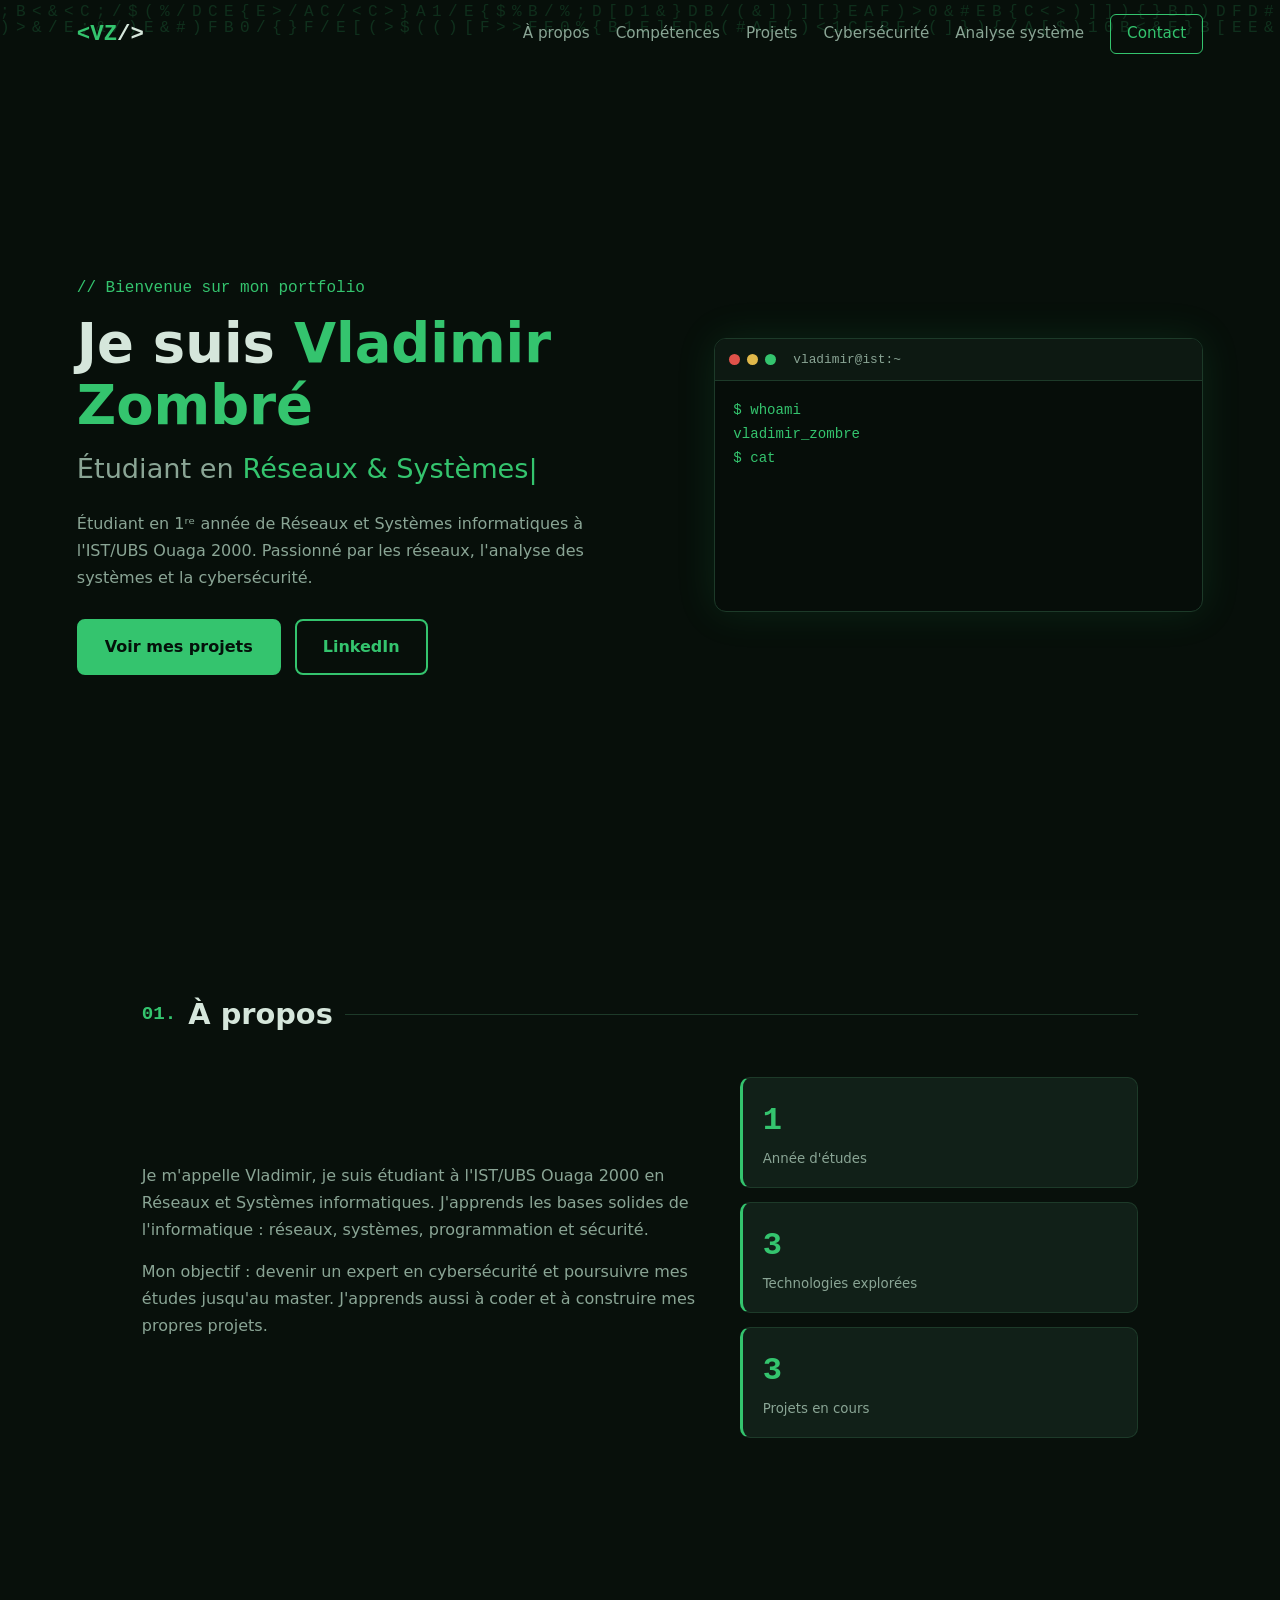
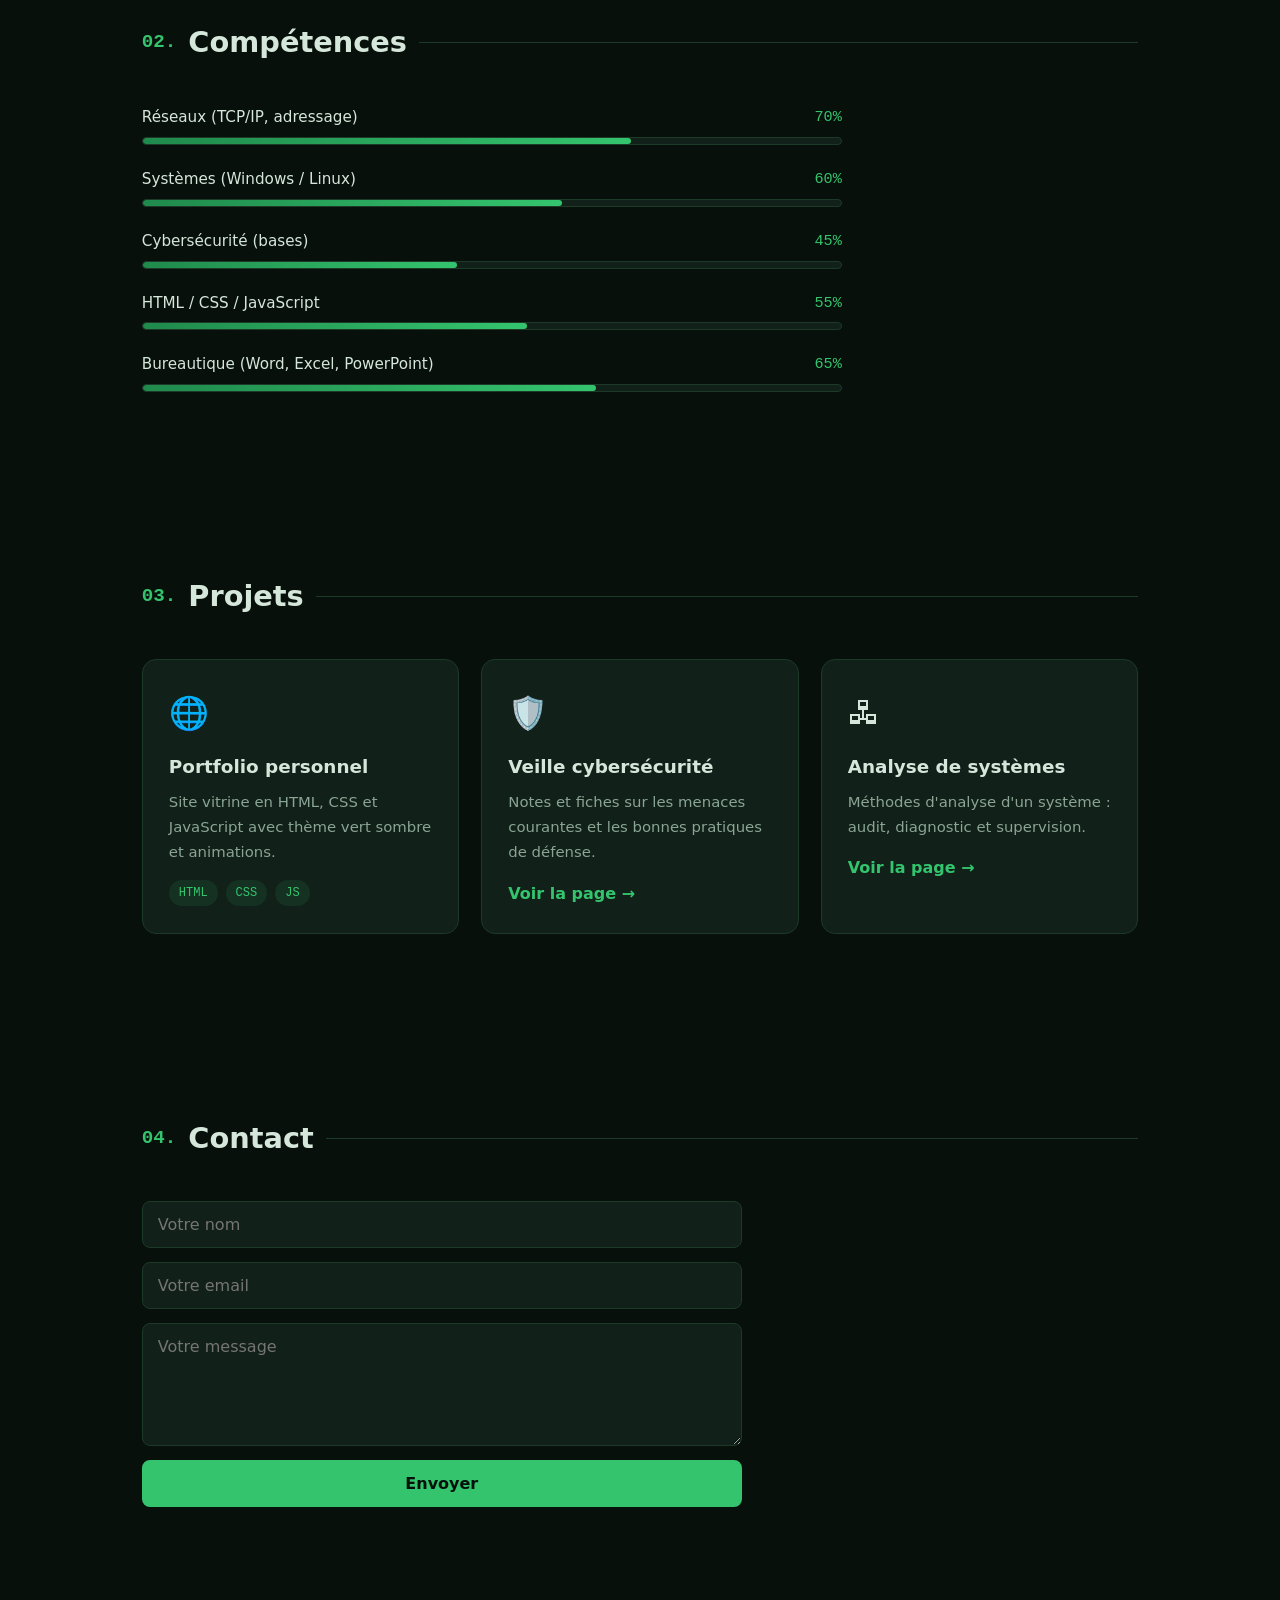
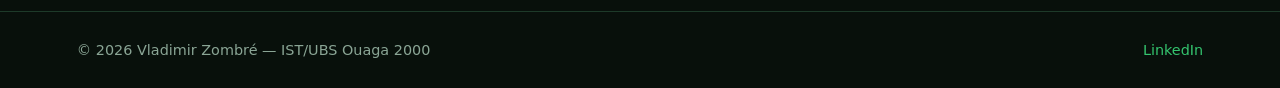
<file: index.html>
<!DOCTYPE html>
<html lang="fr">
<head>
  <meta charset="UTF-8">
  <meta name="viewport" content="width=device-width, initial-scale=1.0">
  <meta name="description" content="Portfolio de Vladimir Zombré, étudiant en Réseaux et Systèmes informatiques à l'IST/UBS Ouaga 2000.">
  <title>Vladimir Zombré | Portfolio</title>
  <link rel="stylesheet" href="style.css">
</head>
<body>
  <canvas id="matrix" aria-hidden="true"></canvas>

  <header class="navbar" id="navbar">
    <a href="index.html" class="logo">&lt;VZ<span>/&gt;</span></a>
    <button class="burger" id="burger" aria-label="Ouvrir le menu">☰</button>
    <nav id="menu">
      <a href="#apropos">À propos</a>
      <a href="#competences">Compétences</a>
      <a href="#projets">Projets</a>
      <a href="cybersecurite.html">Cybersécurité</a>
      <a href="analyse-systeme.html">Analyse système</a>
      <a href="#contact" class="btn-nav">Contact</a>
    </nav>
  </header>

  <main>
    <!-- HERO -->
    <section class="hero" id="accueil">
      <div class="hero-text">
        <p class="tag">// Bienvenue sur mon portfolio</p>
        <h1>Je suis <span class="accent">Vladimir Zombré</span></h1>
        <h2>Étudiant en <span id="typing" class="accent"></span><span class="cursor">|</span></h2>
        <p class="lead">
          Étudiant en 1ʳᵉ année de Réseaux et Systèmes informatiques à l'IST/UBS Ouaga 2000.
          Passionné par les réseaux, l'analyse des systèmes et la cybersécurité.
        </p>
        <div class="hero-btns">
          <a href="#projets" class="btn">Voir mes projets</a>
          <a href="https://www.linkedin.com/in/vladimir-zombr%C3%A9-b601b2440" target="_blank" rel="noopener" class="btn btn-outline">LinkedIn</a>
        </div>
      </div>
      <div class="terminal">
        <div class="terminal-bar"><i></i><i></i><i></i><span>vladimir@ist:~</span></div>
        <pre id="term"></pre>
      </div>
    </section>

    <!-- À PROPOS -->
    <section class="section reveal" id="apropos">
      <h3 class="title"><span>01.</span> À propos</h3>
      <div class="about">
        <div>
          <p>
            Je m'appelle Vladimir, je suis étudiant à l'IST/UBS Ouaga 2000 en Réseaux et
            Systèmes informatiques. J'apprends les bases solides de l'informatique : réseaux,
            systèmes, programmation et sécurité.
          </p>
          <p>
            Mon objectif : devenir un expert en cybersécurité et poursuivre mes études
            jusqu'au master. J'apprends aussi à coder et à construire mes propres projets.
          </p>
        </div>
        <div class="stats">
          <div class="stat"><b data-count="1">0</b><small>Année d'études</small></div>
          <div class="stat"><b data-count="5">0</b><small>Technologies explorées</small></div>
          <div class="stat"><b data-count="3">0</b><small>Projets en cours</small></div>
        </div>
      </div>
    </section>

    <!-- COMPÉTENCES -->
    <section class="section reveal" id="competences">
      <h3 class="title"><span>02.</span> Compétences</h3>
      <div class="skills">
        <div class="skill" data-level="70"><p>Réseaux (TCP/IP, adressage)<em>70%</em></p><div class="bar"><div></div></div></div>
        <div class="skill" data-level="60"><p>Systèmes (Windows / Linux)<em>60%</em></p><div class="bar"><div></div></div></div>
        <div class="skill" data-level="45"><p>Cybersécurité (bases)<em>45%</em></p><div class="bar"><div></div></div></div>
        <div class="skill" data-level="55"><p>HTML / CSS / JavaScript<em>55%</em></p><div class="bar"><div></div></div></div>
        <div class="skill" data-level="65"><p>Bureautique (Word, Excel, PowerPoint)<em>65%</em></p><div class="bar"><div></div></div></div>
      </div>
    </section>

    <!-- PROJETS -->
    <section class="section reveal" id="projets">
      <h3 class="title"><span>03.</span> Projets</h3>
      <div class="cards">
        <article class="card">
          <span class="icon">🌐</span>
          <h4>Portfolio personnel</h4>
          <p>Site vitrine en HTML, CSS et JavaScript avec thème vert sombre et animations.</p>
          <div class="chips"><span>HTML</span><span>CSS</span><span>JS</span></div>
        </article>
        <article class="card">
          <span class="icon">🛡️</span>
          <h4>Veille cybersécurité</h4>
          <p>Notes et fiches sur les menaces courantes et les bonnes pratiques de défense.</p>
          <a href="cybersecurite.html" class="more">Voir la page →</a>
        </article>
        <article class="card">
          <span class="icon">🖧</span>
          <h4>Analyse de systèmes</h4>
          <p>Méthodes d'analyse d'un système : audit, diagnostic et supervision.</p>
          <a href="analyse-systeme.html" class="more">Voir la page →</a>
        </article>
      </div>
    </section>

    <!-- CONTACT -->
    <section class="section reveal" id="contact">
      <h3 class="title"><span>04.</span> Contact</h3>
      <form class="form" id="contactForm">
        <input type="text" id="nom" placeholder="Votre nom" required>
        <input type="email" id="email" placeholder="Votre email" required>
        <textarea id="message" rows="5" placeholder="Votre message" required></textarea>
        <button class="btn" type="submit">Envoyer</button>
        <p id="formMsg" class="form-msg"></p>
      </form>
    </section>
  </main>

  <footer>
    <p>© <span id="year"></span> Vladimir Zombré — IST/UBS Ouaga 2000</p>
    <a href="https://www.linkedin.com/in/vladimir-zombr%C3%A9-b601b2440" target="_blank" rel="noopener">LinkedIn</a>
  </footer>

  <button id="toTop" aria-label="Retour en haut">↑</button>
  <script src="script.js"></script>
</body>
</html>
</file>
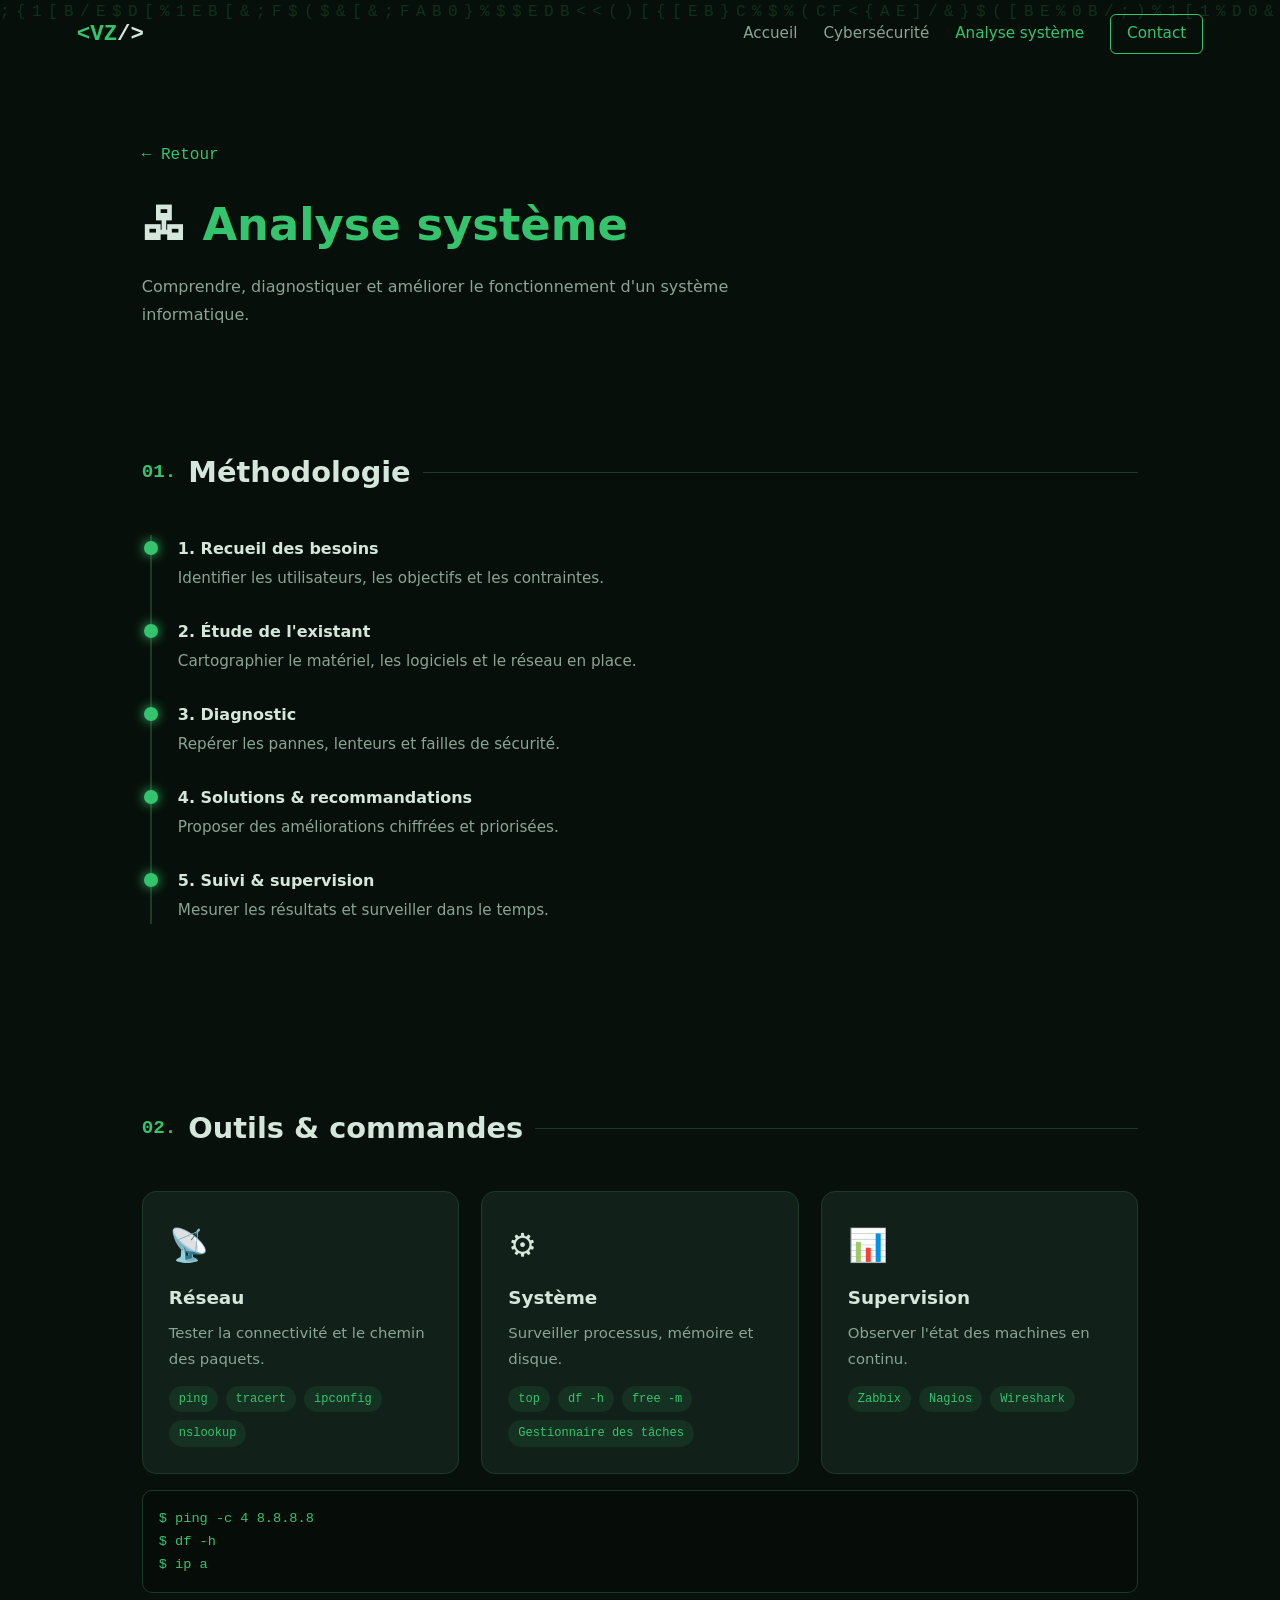
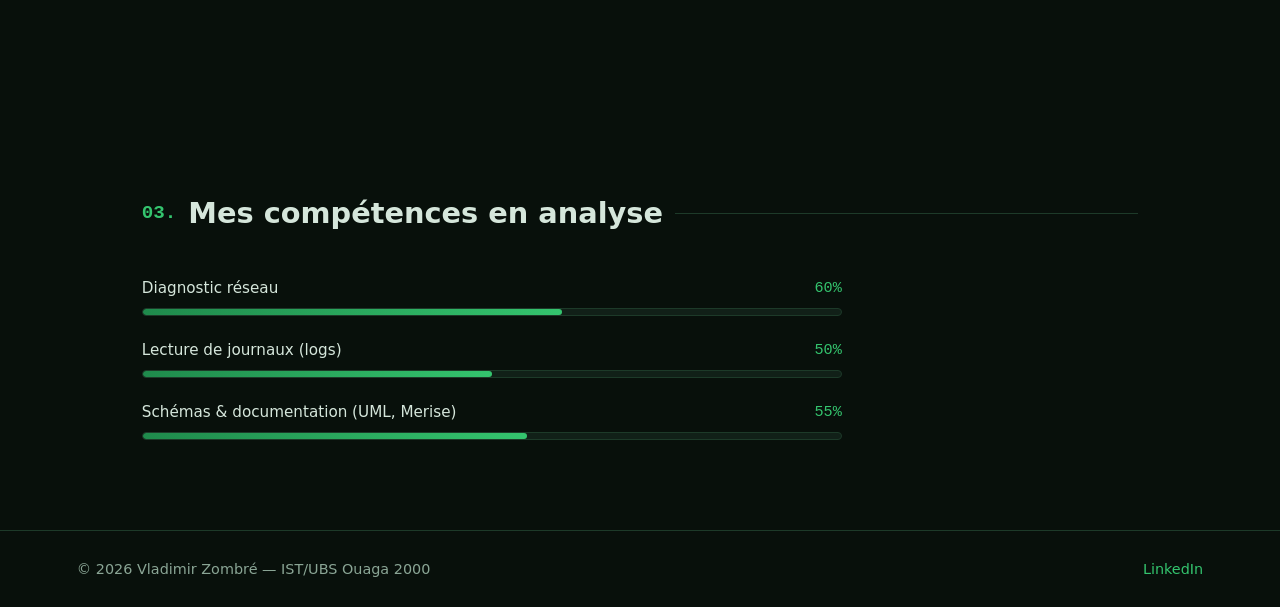
<file: analyse-systeme.html>
<!DOCTYPE html>
<html lang="fr">
<head>
  <meta charset="UTF-8">
  <meta name="viewport" content="width=device-width, initial-scale=1.0">
  <title>Analyse système | Vladimir Zombré</title>
  <link rel="stylesheet" href="style.css">
</head>
<body>
  <canvas id="matrix" aria-hidden="true"></canvas>

  <header class="navbar scrolled" id="navbar">
    <a href="index.html" class="logo">&lt;VZ<span>/&gt;</span></a>
    <button class="burger" id="burger" aria-label="Ouvrir le menu">☰</button>
    <nav id="menu">
      <a href="index.html">Accueil</a>
      <a href="cybersecurite.html">Cybersécurité</a>
      <a href="analyse-systeme.html" style="color:var(--accent)">Analyse système</a>
      <a href="index.html#contact" class="btn-nav">Contact</a>
    </nav>
  </header>

  <div class="page-hero">
    <a href="index.html" class="back">← Retour</a>
    <h1>🖧 <span class="accent">Analyse système</span></h1>
    <p>Comprendre, diagnostiquer et améliorer le fonctionnement d'un système informatique.</p>
  </div>

  <main>
    <section class="section reveal">
      <h3 class="title"><span>01.</span> Méthodologie</h3>
      <div class="timeline">
        <div class="item"><h4>1. Recueil des besoins</h4><p>Identifier les utilisateurs, les objectifs et les contraintes.</p></div>
        <div class="item"><h4>2. Étude de l'existant</h4><p>Cartographier le matériel, les logiciels et le réseau en place.</p></div>
        <div class="item"><h4>3. Diagnostic</h4><p>Repérer les pannes, lenteurs et failles de sécurité.</p></div>
        <div class="item"><h4>4. Solutions & recommandations</h4><p>Proposer des améliorations chiffrées et priorisées.</p></div>
        <div class="item"><h4>5. Suivi & supervision</h4><p>Mesurer les résultats et surveiller dans le temps.</p></div>
      </div>
    </section>

    <section class="section reveal">
      <h3 class="title"><span>02.</span> Outils & commandes</h3>
      <div class="cards">
        <article class="card"><span class="icon">📡</span><h4>Réseau</h4><p>Tester la connectivité et le chemin des paquets.</p><div class="chips"><span>ping</span><span>tracert</span><span>ipconfig</span><span>nslookup</span></div></article>
        <article class="card"><span class="icon">⚙️</span><h4>Système</h4><p>Surveiller processus, mémoire et disque.</p><div class="chips"><span>top</span><span>df -h</span><span>free -m</span><span>Gestionnaire des tâches</span></div></article>
        <article class="card"><span class="icon">📊</span><h4>Supervision</h4><p>Observer l'état des machines en continu.</p><div class="chips"><span>Zabbix</span><span>Nagios</span><span>Wireshark</span></div></article>
      </div>
      <div class="code">
$ ping -c 4 8.8.8.8<br>
$ df -h<br>
$ ip a
      </div>
    </section>

    <section class="section reveal">
      <h3 class="title"><span>03.</span> Mes compétences en analyse</h3>
      <div class="skills">
        <div class="skill" data-level="60"><p>Diagnostic réseau<em>60%</em></p><div class="bar"><div></div></div></div>
        <div class="skill" data-level="50"><p>Lecture de journaux (logs)<em>50%</em></p><div class="bar"><div></div></div></div>
        <div class="skill" data-level="55"><p>Schémas & documentation (UML, Merise)<em>55%</em></p><div class="bar"><div></div></div></div>
      </div>
    </section>
  </main>

  <footer>
    <p>© <span id="year"></span> Vladimir Zombré — IST/UBS Ouaga 2000</p>
    <a href="https://www.linkedin.com/in/vladimir-zombr%C3%A9-b601b2440" target="_blank" rel="noopener">LinkedIn</a>
  </footer>
  <button id="toTop" aria-label="Retour en haut">↑</button>
  <script src="script.js"></script>
</body>
</html>
</file>
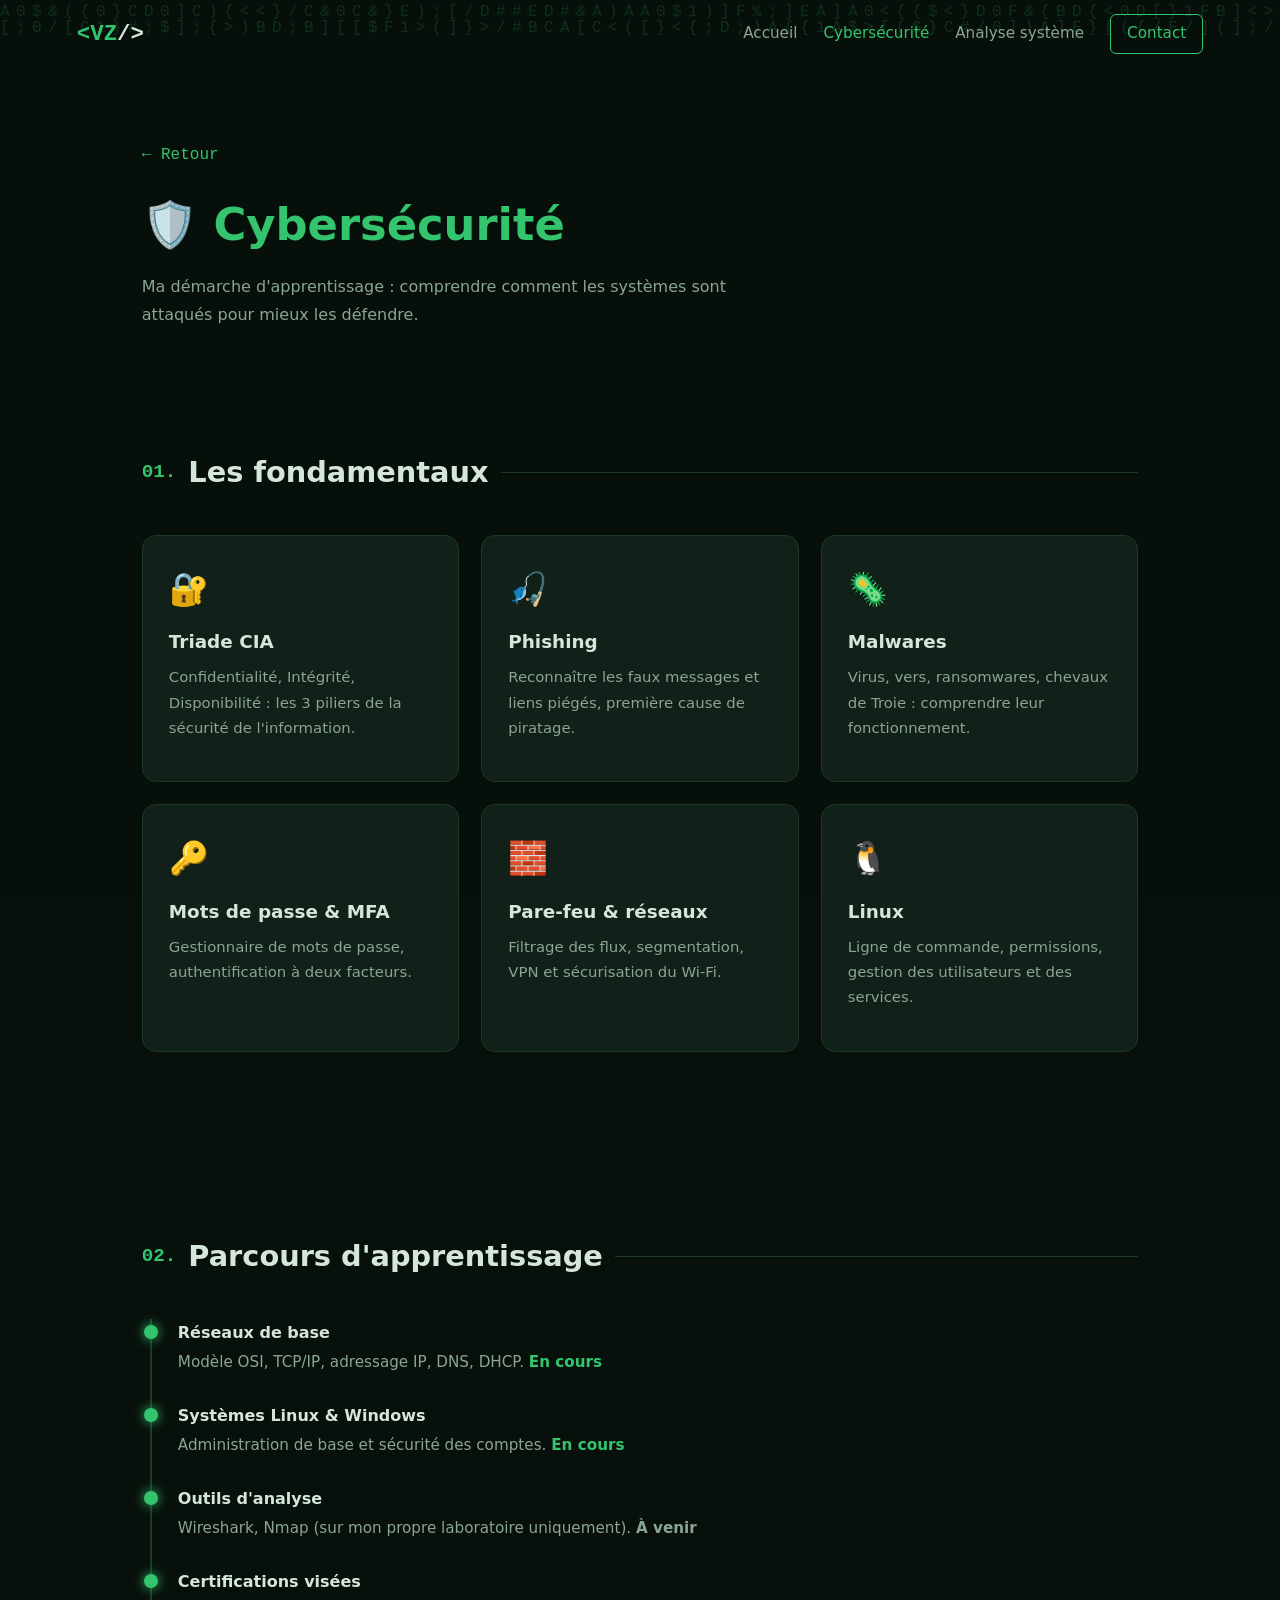
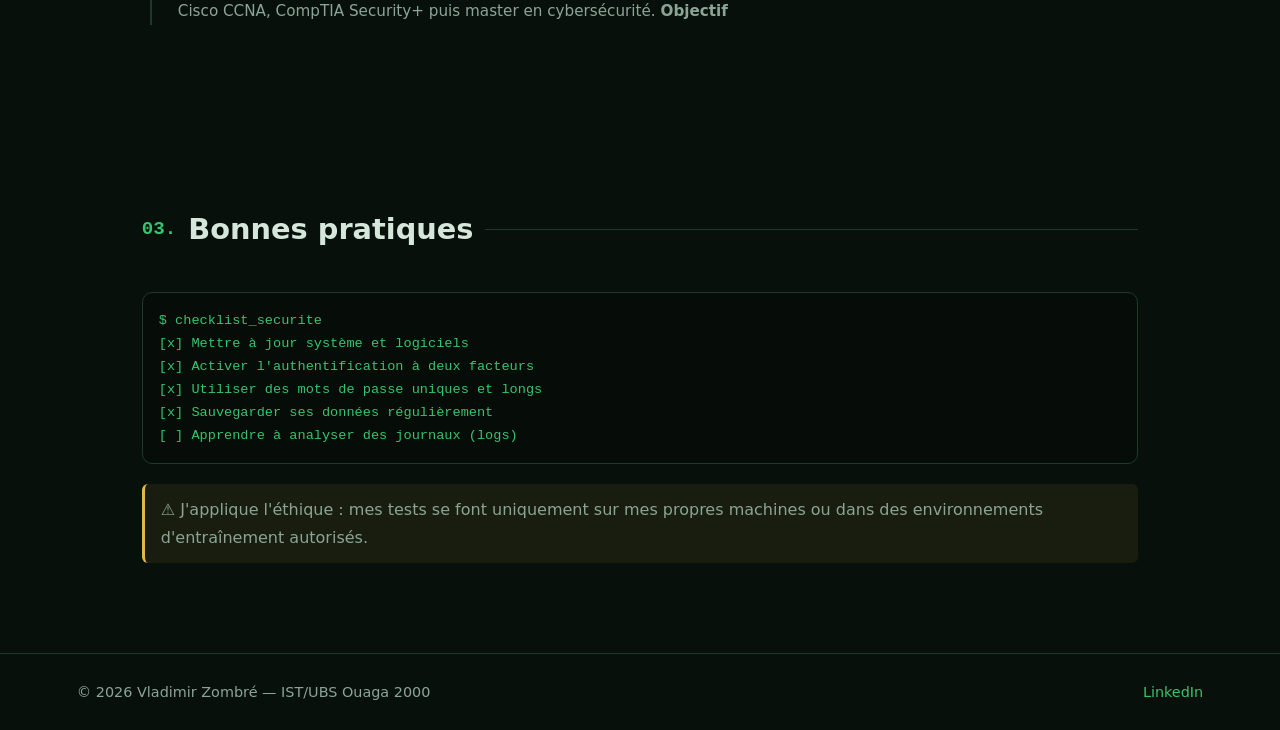
<file: cybersecurite.html>
<!DOCTYPE html>
<html lang="fr">
<head>
  <meta charset="UTF-8">
  <meta name="viewport" content="width=device-width, initial-scale=1.0">
  <title>Cybersécurité | Vladimir Zombré</title>
  <link rel="stylesheet" href="style.css">
</head>
<body>
  <canvas id="matrix" aria-hidden="true"></canvas>

  <header class="navbar scrolled" id="navbar">
    <a href="index.html" class="logo">&lt;VZ<span>/&gt;</span></a>
    <button class="burger" id="burger" aria-label="Ouvrir le menu">☰</button>
    <nav id="menu">
      <a href="index.html">Accueil</a>
      <a href="cybersecurite.html" style="color:var(--accent)">Cybersécurité</a>
      <a href="analyse-systeme.html">Analyse système</a>
      <a href="index.html#contact" class="btn-nav">Contact</a>
    </nav>
  </header>

  <div class="page-hero">
    <a href="index.html" class="back">← Retour</a>
    <h1>🛡️ <span class="accent">Cybersécurité</span></h1>
    <p>Ma démarche d'apprentissage : comprendre comment les systèmes sont attaqués pour mieux les défendre.</p>
  </div>

  <main>
    <section class="section reveal">
      <h3 class="title"><span>01.</span> Les fondamentaux</h3>
      <div class="cards">
        <article class="card"><span class="icon">🔐</span><h4>Triade CIA</h4><p>Confidentialité, Intégrité, Disponibilité : les 3 piliers de la sécurité de l'information.</p></article>
        <article class="card"><span class="icon">🎣</span><h4>Phishing</h4><p>Reconnaître les faux messages et liens piégés, première cause de piratage.</p></article>
        <article class="card"><span class="icon">🦠</span><h4>Malwares</h4><p>Virus, vers, ransomwares, chevaux de Troie : comprendre leur fonctionnement.</p></article>
        <article class="card"><span class="icon">🔑</span><h4>Mots de passe & MFA</h4><p>Gestionnaire de mots de passe, authentification à deux facteurs.</p></article>
        <article class="card"><span class="icon">🧱</span><h4>Pare-feu & réseaux</h4><p>Filtrage des flux, segmentation, VPN et sécurisation du Wi-Fi.</p></article>
        <article class="card"><span class="icon">🐧</span><h4>Linux</h4><p>Ligne de commande, permissions, gestion des utilisateurs et des services.</p></article>
      </div>
    </section>

    <section class="section reveal">
      <h3 class="title"><span>02.</span> Parcours d'apprentissage</h3>
      <div class="timeline">
        <div class="item"><h4>Réseaux de base</h4><p>Modèle OSI, TCP/IP, adressage IP, DNS, DHCP. <b class="accent">En cours</b></p></div>
        <div class="item"><h4>Systèmes Linux & Windows</h4><p>Administration de base et sécurité des comptes. <b class="accent">En cours</b></p></div>
        <div class="item"><h4>Outils d'analyse</h4><p>Wireshark, Nmap (sur mon propre laboratoire uniquement). <b>À venir</b></p></div>
        <div class="item"><h4>Certifications visées</h4><p>Cisco CCNA, CompTIA Security+ puis master en cybersécurité. <b>Objectif</b></p></div>
      </div>
    </section>

    <section class="section reveal">
      <h3 class="title"><span>03.</span> Bonnes pratiques</h3>
      <div class="code">
$ checklist_securite<br>
[x] Mettre à jour système et logiciels<br>
[x] Activer l'authentification à deux facteurs<br>
[x] Utiliser des mots de passe uniques et longs<br>
[x] Sauvegarder ses données régulièrement<br>
[ ] Apprendre à analyser des journaux (logs)
      </div>
      <p class="warn">⚠️ J'applique l'éthique : mes tests se font uniquement sur mes propres machines ou dans des environnements d'entraînement autorisés.</p>
    </section>
  </main>

  <footer>
    <p>© <span id="year"></span> Vladimir Zombré — IST/UBS Ouaga 2000</p>
    <a href="https://www.linkedin.com/in/vladimir-zombr%C3%A9-b601b2440" target="_blank" rel="noopener">LinkedIn</a>
  </footer>
  <button id="toTop" aria-label="Retour en haut">↑</button>
  <script src="script.js"></script>
</body>
</html>
</file>
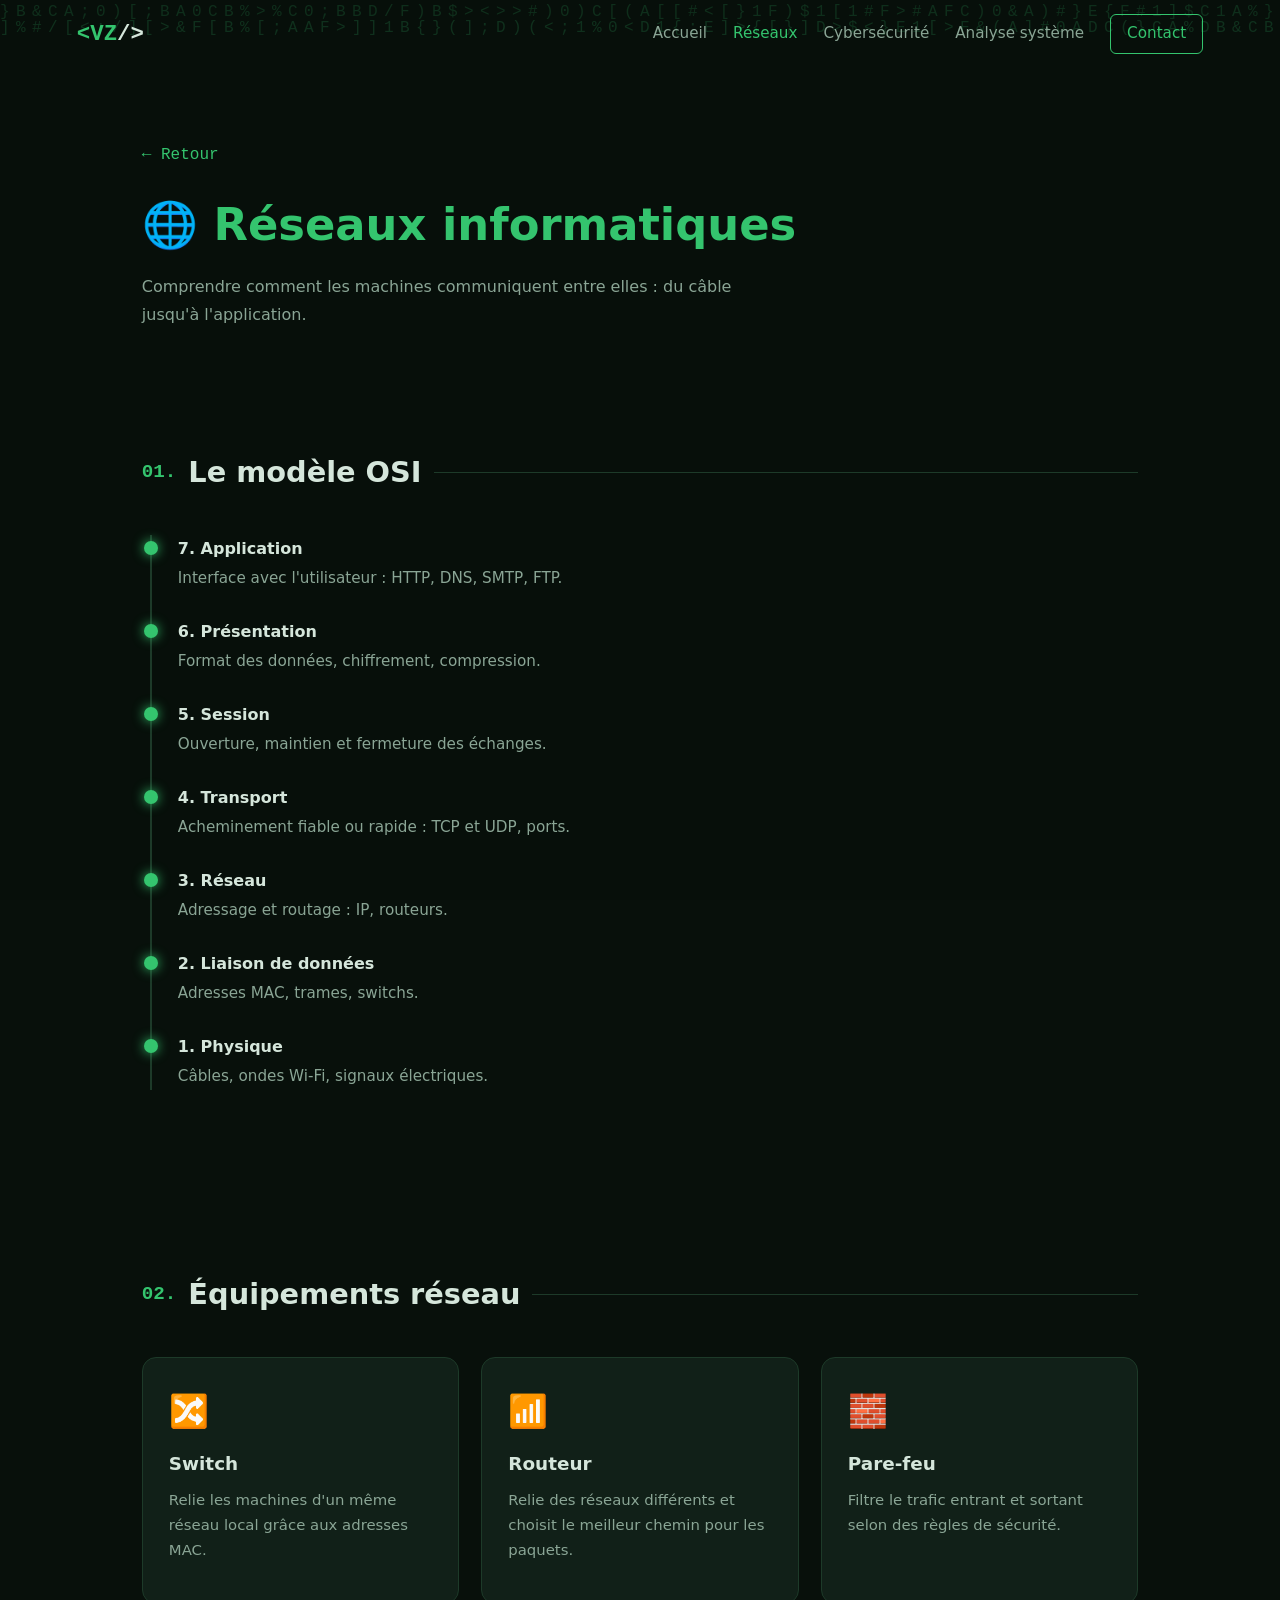
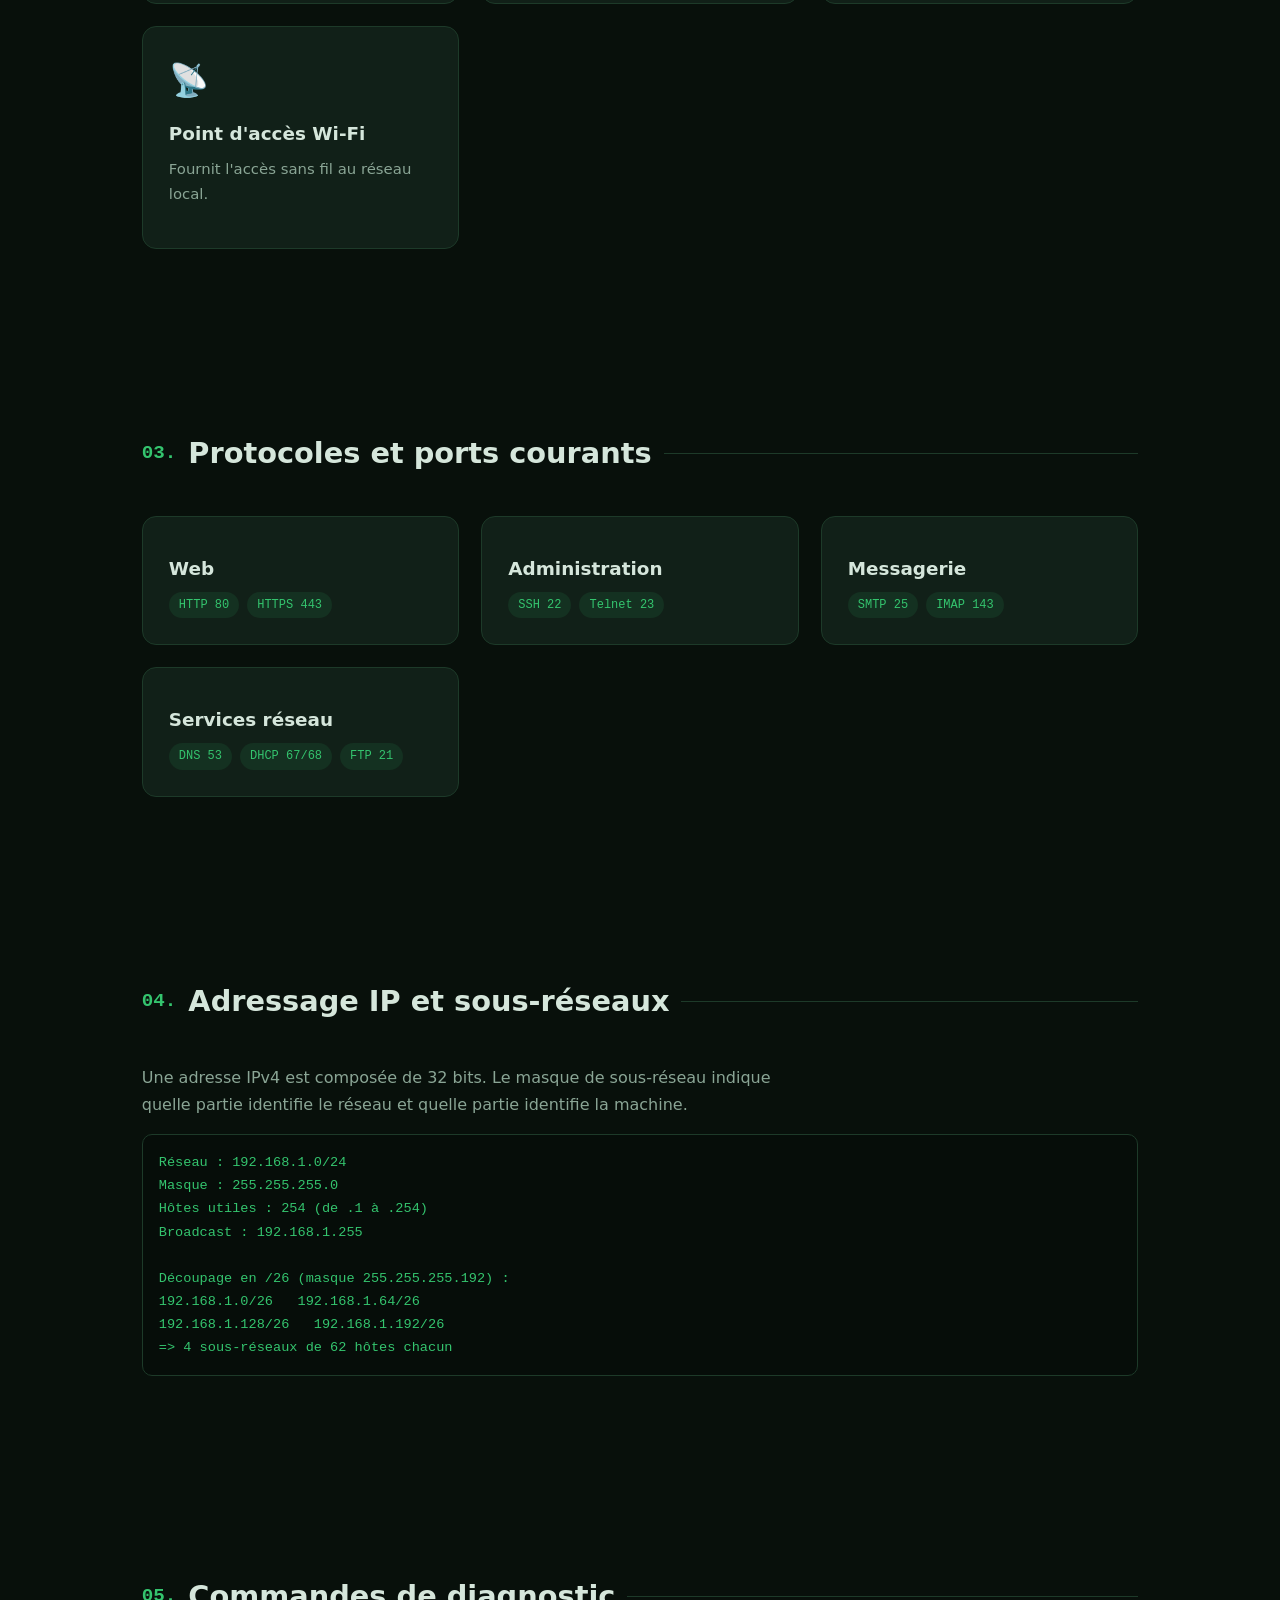
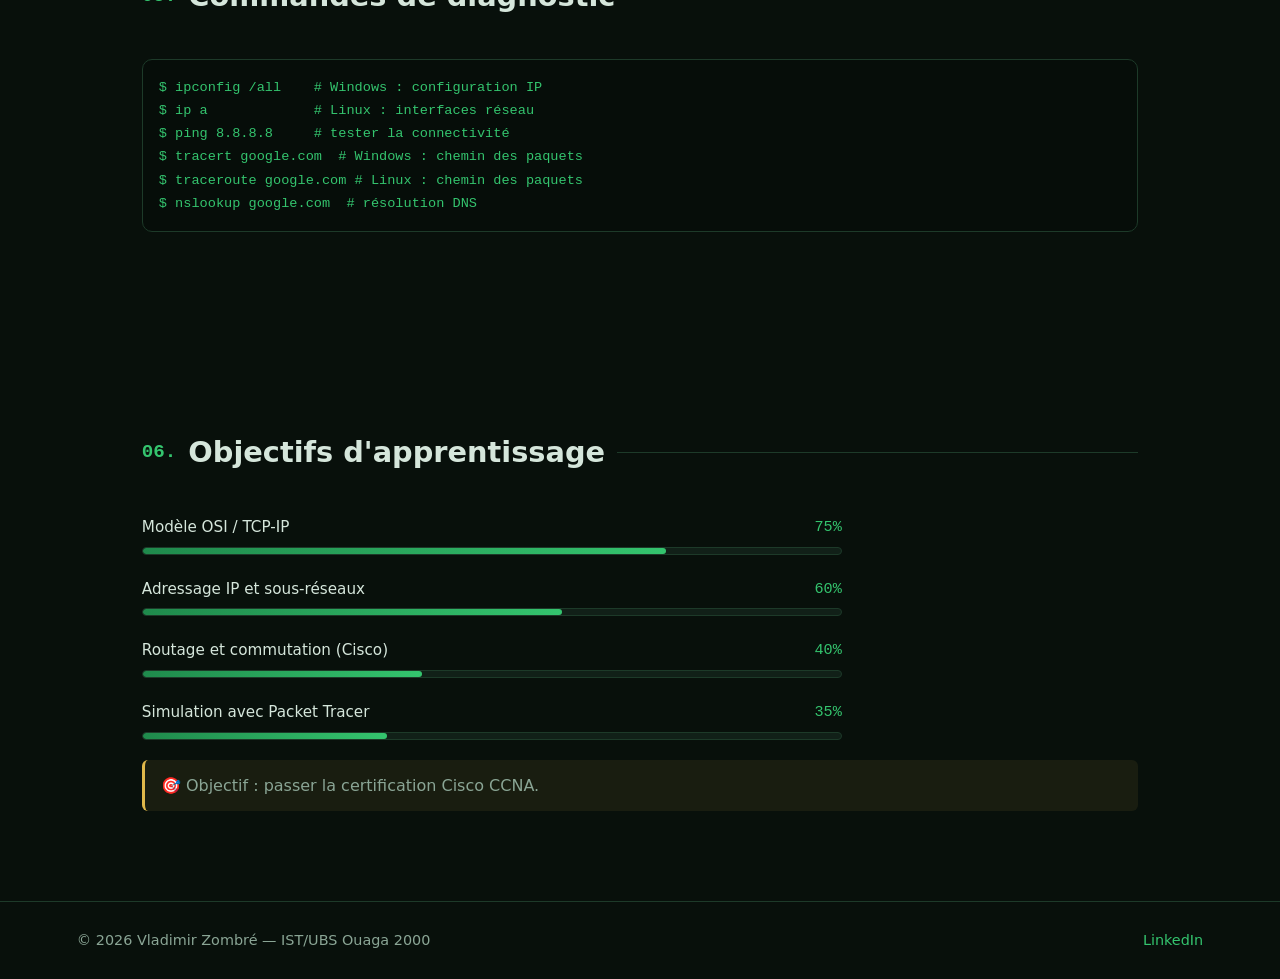
<file: reseaux-informatique.html>
<!DOCTYPE html>
<html lang="fr">
<head>
  <meta charset="UTF-8">
  <meta name="viewport" content="width=device-width, initial-scale=1.0">
  <title>Réseaux informatiques | Vladimir Zombré</title>
  <link rel="stylesheet" href="style.css">
</head>
<body>
  <canvas id="matrix" aria-hidden="true"></canvas>

  <header class="navbar scrolled" id="navbar">
    <a href="index.html" class="logo">&lt;VZ<span>/&gt;</span></a>
    <button class="burger" id="burger" aria-label="Ouvrir le menu">☰</button>
    <nav id="menu">
      <a href="index.html">Accueil</a>
      <a href="reseaux-informatique.html" style="color:var(--accent)">Réseaux</a>
      <a href="cybersecurite.html">Cybersécurité</a>
      <a href="analyse-systeme.html">Analyse système</a>
      <a href="index.html#contact" class="btn-nav">Contact</a>
    </nav>
  </header>

  <div class="page-hero">
    <a href="index.html" class="back">← Retour</a>
    <h1>🌐 <span class="accent">Réseaux informatiques</span></h1>
    <p>Comprendre comment les machines communiquent entre elles : du câble jusqu'à l'application.</p>
  </div>

  <main>
    <section class="section reveal">
      <h3 class="title"><span>01.</span> Le modèle OSI</h3>
      <div class="timeline">
        <div class="item"><h4>7. Application</h4><p>Interface avec l'utilisateur : HTTP, DNS, SMTP, FTP.</p></div>
        <div class="item"><h4>6. Présentation</h4><p>Format des données, chiffrement, compression.</p></div>
        <div class="item"><h4>5. Session</h4><p>Ouverture, maintien et fermeture des échanges.</p></div>
        <div class="item"><h4>4. Transport</h4><p>Acheminement fiable ou rapide : TCP et UDP, ports.</p></div>
        <div class="item"><h4>3. Réseau</h4><p>Adressage et routage : IP, routeurs.</p></div>
        <div class="item"><h4>2. Liaison de données</h4><p>Adresses MAC, trames, switchs.</p></div>
        <div class="item"><h4>1. Physique</h4><p>Câbles, ondes Wi-Fi, signaux électriques.</p></div>
      </div>
    </section>

    <section class="section reveal">
      <h3 class="title"><span>02.</span> Équipements réseau</h3>
      <div class="cards">
        <article class="card"><span class="icon">🔀</span><h4>Switch</h4><p>Relie les machines d'un même réseau local grâce aux adresses MAC.</p></article>
        <article class="card"><span class="icon">📶</span><h4>Routeur</h4><p>Relie des réseaux différents et choisit le meilleur chemin pour les paquets.</p></article>
        <article class="card"><span class="icon">🧱</span><h4>Pare-feu</h4><p>Filtre le trafic entrant et sortant selon des règles de sécurité.</p></article>
        <article class="card"><span class="icon">📡</span><h4>Point d'accès Wi-Fi</h4><p>Fournit l'accès sans fil au réseau local.</p></article>
      </div>
    </section>

    <section class="section reveal">
      <h3 class="title"><span>03.</span> Protocoles et ports courants</h3>
      <div class="cards">
        <article class="card"><h4>Web</h4><div class="chips"><span>HTTP 80</span><span>HTTPS 443</span></div></article>
        <article class="card"><h4>Administration</h4><div class="chips"><span>SSH 22</span><span>Telnet 23</span></div></article>
        <article class="card"><h4>Messagerie</h4><div class="chips"><span>SMTP 25</span><span>IMAP 143</span></div></article>
        <article class="card"><h4>Services réseau</h4><div class="chips"><span>DNS 53</span><span>DHCP 67/68</span><span>FTP 21</span></div></article>
      </div>
    </section>

    <section class="section reveal">
      <h3 class="title"><span>04.</span> Adressage IP et sous-réseaux</h3>
      <p style="color:var(--muted);max-width:640px">
        Une adresse IPv4 est composée de 32 bits. Le masque de sous-réseau indique quelle partie
        identifie le réseau et quelle partie identifie la machine.
      </p>
      <div class="code">
Réseau       : 192.168.1.0/24<br>
Masque       : 255.255.255.0<br>
Hôtes utiles : 254 (de .1 à .254)<br>
Broadcast    : 192.168.1.255<br><br>
Découpage en /26 (masque 255.255.255.192) :<br>
192.168.1.0/26 &nbsp; 192.168.1.64/26<br>
192.168.1.128/26 &nbsp; 192.168.1.192/26<br>
=&gt; 4 sous-réseaux de 62 hôtes chacun
      </div>
    </section>

    <section class="section reveal">
      <h3 class="title"><span>05.</span> Commandes de diagnostic</h3>
      <div class="code">
$ ipconfig /all &nbsp;&nbsp;&nbsp;# Windows : configuration IP<br>
$ ip a &nbsp;&nbsp;&nbsp;&nbsp;&nbsp;&nbsp;&nbsp;&nbsp;&nbsp;&nbsp;&nbsp;&nbsp;# Linux : interfaces réseau<br>
$ ping 8.8.8.8 &nbsp;&nbsp;&nbsp;&nbsp;# tester la connectivité<br>
$ tracert google.com &nbsp;# Windows : chemin des paquets<br>
$ traceroute google.com # Linux : chemin des paquets<br>
$ nslookup google.com &nbsp;# résolution DNS
      </div>
    </section>

    <section class="section reveal">
      <h3 class="title"><span>06.</span> Objectifs d'apprentissage</h3>
      <div class="skills">
        <div class="skill" data-level="75"><p>Modèle OSI / TCP-IP<em>75%</em></p><div class="bar"><div></div></div></div>
        <div class="skill" data-level="60"><p>Adressage IP et sous-réseaux<em>60%</em></p><div class="bar"><div></div></div></div>
        <div class="skill" data-level="40"><p>Routage et commutation (Cisco)<em>40%</em></p><div class="bar"><div></div></div></div>
        <div class="skill" data-level="35"><p>Simulation avec Packet Tracer<em>35%</em></p><div class="bar"><div></div></div></div>
      </div>
      <p class="warn">🎯 Objectif : passer la certification Cisco CCNA.</p>
    </section>
  </main>

  <footer>
    <p>© <span id="year"></span> Vladimir Zombré — IST/UBS Ouaga 2000</p>
    <a href="https://www.linkedin.com/in/vladimir-zombr%C3%A9-b601b2440" target="_blank" rel="noopener">LinkedIn</a>
  </footer>
  <button id="toTop" aria-label="Retour en haut">↑</button>
  <script src="script.js"></script>
</body>
</html>
</file>
<file: style.css>
:root{
  --bg:#08100b;
  --bg2:#0d1912;
  --card:#112018;
  --line:#1d3a29;
  --accent:#34c46e;
  --accent-dark:#1f8a4c;
  --text:#d5e6db;
  --muted:#8aa595;
  --font:'Segoe UI',system-ui,-apple-system,Roboto,sans-serif;
  --mono:'Consolas','Courier New',monospace;
}
*{margin:0;padding:0;box-sizing:border-box}
html{scroll-behavior:smooth;scroll-padding-top:80px}
body{background:var(--bg);color:var(--text);font-family:var(--font);line-height:1.7;overflow-x:hidden}
a{color:inherit;text-decoration:none}
#matrix{position:fixed;inset:0;z-index:-1;opacity:.18}
::selection{background:var(--accent);color:#04110a}
::-webkit-scrollbar{width:8px}
::-webkit-scrollbar-thumb{background:var(--accent-dark);border-radius:8px}

/* NAVBAR */
.navbar{position:fixed;top:0;left:0;width:100%;display:flex;justify-content:space-between;align-items:center;padding:14px 6%;z-index:50;transition:.3s}
.navbar.scrolled{background:rgba(8,16,11,.92);backdrop-filter:blur(8px);border-bottom:1px solid var(--line)}
.logo{font-family:var(--mono);font-size:1.4rem;font-weight:700;color:var(--accent)}
.logo span{color:var(--text)}
nav{display:flex;align-items:center;gap:26px}
nav a{font-size:.95rem;color:var(--muted);transition:.2s}
nav a:hover{color:var(--accent)}
.btn-nav{border:1px solid var(--accent);color:var(--accent)!important;padding:6px 16px;border-radius:6px}
.btn-nav:hover{background:var(--accent);color:#04110a!important}
.burger{display:none;background:none;border:none;color:var(--accent);font-size:1.8rem;cursor:pointer}

/* HERO */
.hero{min-height:100vh;display:grid;grid-template-columns:1.1fr .9fr;gap:40px;align-items:center;padding:110px 6% 60px}
.tag{font-family:var(--mono);color:var(--accent);margin-bottom:10px}
.hero h1{font-size:clamp(2rem,5vw,3.4rem);line-height:1.15}
.hero h2{font-size:clamp(1.1rem,2.6vw,1.7rem);font-weight:500;margin:8px 0 18px;color:var(--muted)}
.accent{color:var(--accent)}
.cursor{color:var(--accent);animation:blink 1s infinite}
@keyframes blink{50%{opacity:0}}
.lead{max-width:520px;color:var(--muted);margin-bottom:28px}
.hero-btns{display:flex;gap:14px;flex-wrap:wrap}
.btn{display:inline-block;background:var(--accent);color:#04110a;font-weight:700;padding:12px 26px;border:2px solid var(--accent);border-radius:8px;cursor:pointer;font-size:1rem;transition:.25s;font-family:var(--font)}
.btn:hover{transform:translateY(-3px);box-shadow:0 8px 24px rgba(52,196,110,.3)}
.btn-outline{background:transparent;color:var(--accent)}
.btn-outline:hover{background:var(--accent);color:#04110a}

/* TERMINAL */
.terminal{background:#060d09;border:1px solid var(--line);border-radius:12px;overflow:hidden;box-shadow:0 0 40px rgba(52,196,110,.12)}
.terminal-bar{display:flex;align-items:center;gap:7px;padding:10px 14px;background:var(--bg2);border-bottom:1px solid var(--line)}
.terminal-bar i{width:11px;height:11px;border-radius:50%;background:#2d5a40}
.terminal-bar i:first-child{background:#e0524a}.terminal-bar i:nth-child(2){background:#e0b84a}.terminal-bar i:nth-child(3){background:var(--accent)}
.terminal-bar span{margin-left:10px;font-family:var(--mono);font-size:.8rem;color:var(--muted)}
.terminal pre{padding:18px;font-family:var(--mono);font-size:.88rem;color:var(--accent);min-height:230px;white-space:pre-wrap}

/* SECTIONS */
.section{padding:90px 6%;max-width:1150px;margin:auto}
.title{font-size:1.8rem;margin-bottom:38px;display:flex;align-items:center;gap:12px}
.title span{font-family:var(--mono);color:var(--accent);font-size:1.2rem}
.title::after{content:"";flex:1;height:1px;background:var(--line)}
.reveal{opacity:0;transform:translateY(40px);transition:.8s}
.reveal.show{opacity:1;transform:none}

/* ABOUT */
.about{display:grid;grid-template-columns:1.4fr 1fr;gap:40px;align-items:center}
.about p{margin-bottom:14px;color:var(--muted)}
.stats{display:grid;gap:14px}
.stat{background:var(--card);border:1px solid var(--line);border-left:3px solid var(--accent);border-radius:10px;padding:16px 20px}
.stat b{font-size:2rem;color:var(--accent);font-family:var(--mono)}
.stat small{display:block;color:var(--muted)}

/* SKILLS */
.skills{display:grid;gap:22px;max-width:700px}
.skill p{display:flex;justify-content:space-between;margin-bottom:6px;font-size:.95rem}
.skill em{font-style:normal;color:var(--accent);font-family:var(--mono)}
.bar{height:8px;background:var(--card);border-radius:8px;overflow:hidden;border:1px solid var(--line)}
.bar div{height:100%;width:0;background:linear-gradient(90deg,var(--accent-dark),var(--accent));border-radius:8px;transition:width 1.4s ease}

/* CARDS */
.cards{display:grid;grid-template-columns:repeat(auto-fit,minmax(260px,1fr));gap:22px}
.card{background:var(--card);border:1px solid var(--line);border-radius:14px;padding:26px;transition:.3s;position:relative;overflow:hidden}
.card::before{content:"";position:absolute;top:0;left:0;width:100%;height:3px;background:linear-gradient(90deg,var(--accent-dark),var(--accent));transform:scaleX(0);transform-origin:left;transition:.4s}
.card:hover{transform:translateY(-8px);border-color:var(--accent-dark);box-shadow:0 14px 34px rgba(52,196,110,.12)}
.card:hover::before{transform:scaleX(1)}
.icon{font-size:2rem}
.card h4{margin:10px 0 8px;font-size:1.15rem}
.card p{color:var(--muted);font-size:.93rem;margin-bottom:14px}
.chips{display:flex;gap:8px;flex-wrap:wrap}
.chips span{font-family:var(--mono);font-size:.75rem;color:var(--accent);background:rgba(52,196,110,.1);padding:3px 10px;border-radius:20px}
.more{color:var(--accent);font-weight:600}

/* FORM */
.form{display:grid;gap:14px;max-width:600px}
.form input,.form textarea{background:var(--card);border:1px solid var(--line);color:var(--text);padding:13px 15px;border-radius:8px;font-family:var(--font);font-size:1rem;outline:none;transition:.2s}
.form input:focus,.form textarea:focus{border-color:var(--accent);box-shadow:0 0 0 3px rgba(52,196,110,.15)}
.form-msg{color:var(--accent);font-family:var(--mono);font-size:.9rem}

/* PAGES INTERNES */
.page-hero{padding:140px 6% 30px;max-width:1150px;margin:auto}
.page-hero h1{font-size:clamp(1.8rem,4vw,2.8rem)}
.page-hero p{color:var(--muted);max-width:640px;margin-top:10px}
.back{display:inline-block;margin-bottom:18px;color:var(--accent);font-family:var(--mono)}
.timeline{border-left:2px solid var(--line);margin-left:8px;display:grid;gap:26px}
.timeline .item{padding-left:26px;position:relative}
.timeline .item::before{content:"";position:absolute;left:-8px;top:6px;width:14px;height:14px;border-radius:50%;background:var(--accent);box-shadow:0 0 12px var(--accent)}
.timeline h4{margin-bottom:4px}
.timeline p{color:var(--muted);font-size:.95rem}
.code{background:#060d09;border:1px solid var(--line);border-radius:10px;padding:16px;font-family:var(--mono);font-size:.85rem;color:var(--accent);overflow-x:auto;margin:16px 0}
.warn{border-left:3px solid #e0b84a;background:rgba(224,184,74,.08);padding:12px 16px;border-radius:6px;color:var(--muted);margin-top:20px}

footer{display:flex;justify-content:space-between;flex-wrap:wrap;gap:10px;padding:26px 6%;border-top:1px solid var(--line);color:var(--muted);font-size:.9rem}
footer a{color:var(--accent)}
#toTop{position:fixed;right:22px;bottom:22px;width:44px;height:44px;border-radius:50%;border:1px solid var(--accent);background:var(--bg2);color:var(--accent);font-size:1.2rem;cursor:pointer;opacity:0;pointer-events:none;transition:.3s}
#toTop.show{opacity:1;pointer-events:auto}
#toTop:hover{background:var(--accent);color:#04110a}

/* RESPONSIVE */
@media(max-width:850px){
  .hero,.about{grid-template-columns:1fr}
  .burger{display:block}
  nav{position:absolute;top:100%;right:0;left:0;flex-direction:column;background:var(--bg2);padding:20px;gap:16px;border-bottom:1px solid var(--line);display:none}
  nav.open{display:flex}
}
</file>
